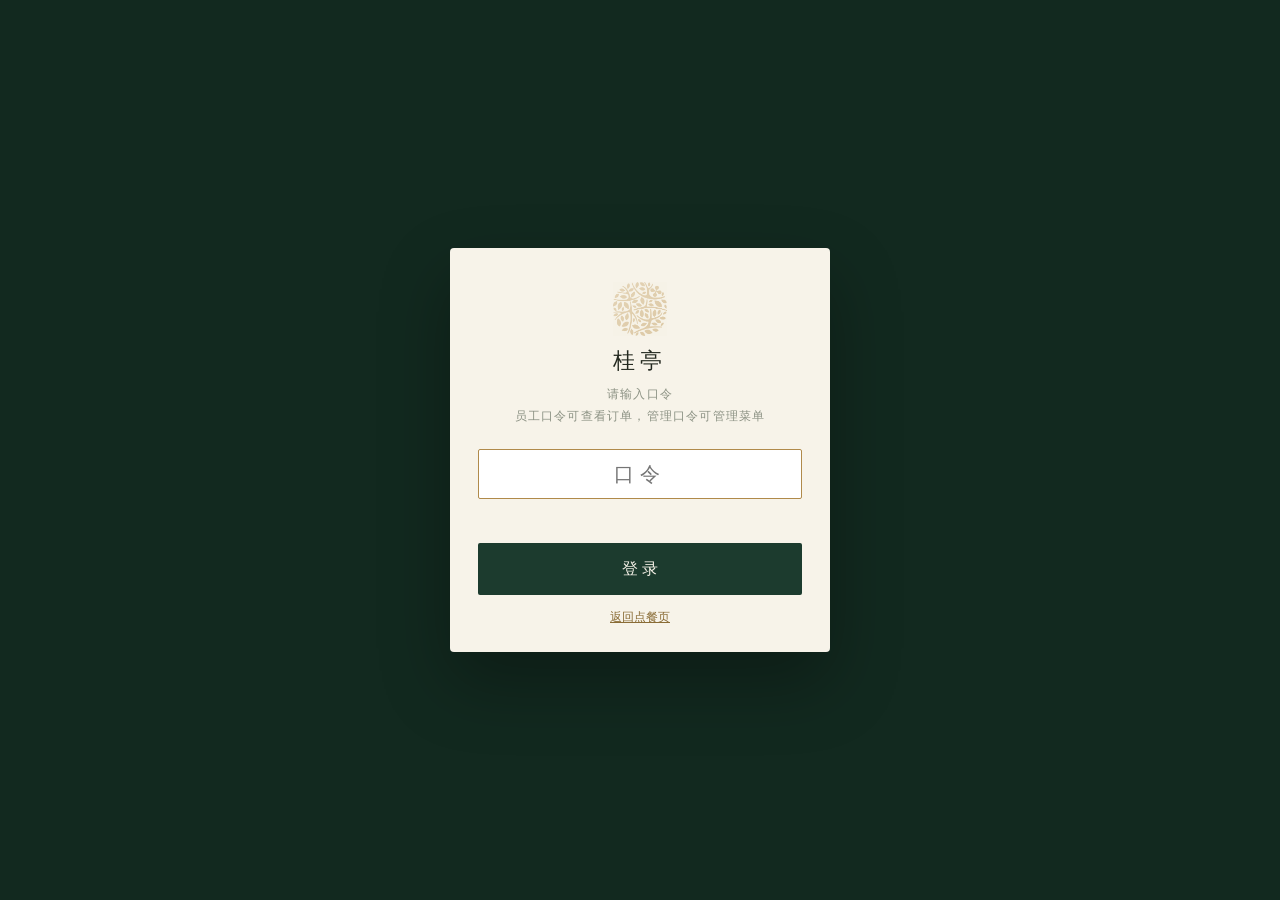
<file: login.html>
<!DOCTYPE html>
<html lang="zh-CN">
<head>
<meta charset="UTF-8">
<meta name="viewport" content="width=device-width,initial-scale=1,viewport-fit=cover">
<meta name="theme-color" content="#12291F">
<link rel="icon" href="images/emblem-gold.png">
<title>登录 · 桂亭</title>
<link rel="stylesheet" href="css/base.css">
<style>
body{min-height:100vh;min-height:100dvh;background:var(--green-3);display:grid;place-items:center;
  padding:calc(20px + var(--safe-t)) 20px calc(20px + var(--safe-b));}
.box{width:min(380px,100%);background:var(--paper);border-radius:4px;padding:34px 28px 26px;text-align:center;box-shadow:0 30px 70px rgba(0,0,0,.3);}
.box img{width:54px;height:54px;object-fit:contain;margin:0 auto 10px;}
.box h1{font-family:var(--serif);font-size:22px;font-weight:400;letter-spacing:.24em;margin:0;}
.box .sub{font-size:12px;letter-spacing:.1em;color:var(--ink-3);margin:8px 0 22px;line-height:1.8;}
.box .inp{height:50px;text-align:center;font-size:20px;letter-spacing:.3em;}
.box .btn-solid{width:100%;margin-top:14px;}
.err{min-height:20px;margin-top:10px;font-size:12.5px;color:var(--red);}
.links{margin-top:14px;font-size:12px;color:var(--ink-3);}
.links a{color:var(--gold-ink);}
</style>
</head>
<body>
<form class="box" id="form" autocomplete="off">
  <img src="images/emblem-gold.png" alt="">
  <h1>桂亭</h1>
  <div class="sub" id="sub">请输入口令<br>员工口令可查看订单，管理口令可管理菜单</div>
  <input class="inp" id="pin" type="password" inputmode="numeric" placeholder="口令" autofocus required>
  <div class="err" id="err"></div>
  <button class="btn-solid" id="btn" type="submit">登录</button>
  <div class="links"><a href="/">返回点餐页</a></div>
</form>
<script type="module">
import { $, api } from './js/common.js';

const qs = new URLSearchParams(location.search);
let next = qs.get('next') || '/orders.html';
if (!/^\/[\w\-.\/]*$/.test(next)) next = '/orders.html';
const needAdmin = qs.get('need') === 'admin';
if (needAdmin) $('#sub').innerHTML = '菜单后台需要<b>管理口令</b>';

$('#form').addEventListener('submit', async (e) => {
  e.preventDefault();
  const pin = $('#pin').value.trim();
  if (!pin) return;
  $('#btn').disabled = true;
  $('#err').textContent = '';
  try {
    const res = await api('/api/login', { method: 'POST', body: { pin } });
    if (needAdmin && res.role !== 'admin') {
      $('#err').textContent = '这是员工口令，菜单后台需要管理口令';
      $('#btn').disabled = false;
      return;
    }
    location.replace(next);
  } catch (err) {
    $('#err').textContent = err.message;
    $('#pin').select();
    $('#btn').disabled = false;
  }
});
</script>
</body>
</html>
</file>
<file: css/base.css>
/* 桂亭 · 公共样式：颜色、字体、按钮、弹窗、toast */
:root{
  --green:#1C3B2E;        /* 墨绿：品牌主色 */
  --green-2:#254A39;
  --green-3:#12291F;      /* 深绿：侧栏底 */
  --gold:#B08A4A;         /* 烫金 */
  --gold-2:#C9A972;
  --gold-ink:#8A6C36;     /* 金色文字 */
  --paper:#F7F3E9;        /* 米白：正文底 */
  --paper-2:#EFE7D6;
  --card:#FFFDF7;
  --ink:#23281F;
  --ink-2:#5A6157;
  --ink-3:#8C9284;
  --red:#9B3A2E;
  --line:rgba(35,40,31,.13);
  --serif:"Songti SC","Source Han Serif SC","Noto Serif SC","STSong","SimSun",serif;
  --sans:"PingFang SC","Hiragino Sans GB","Microsoft YaHei",system-ui,sans-serif;
  --tap:44px;
  --safe-t:env(safe-area-inset-top,0px);
  --safe-b:env(safe-area-inset-bottom,0px);
  --safe-l:env(safe-area-inset-left,0px);
  --safe-r:env(safe-area-inset-right,0px);
}
*{box-sizing:border-box;-webkit-tap-highlight-color:transparent;}
html,body{margin:0;}
body{font-family:var(--sans);color:var(--ink);background:var(--paper);-webkit-font-smoothing:antialiased;
  -webkit-text-size-adjust:100%;text-size-adjust:100%;}
button{font-family:inherit;color:inherit;background:none;border:none;padding:0;cursor:pointer;}
button[disabled]{cursor:default;}
input,select,textarea{font-family:inherit;color:var(--ink);}
img{display:block;}
[hidden]{display:none!important;}

/* 按钮 */
.btn-solid{
  height:52px;padding:0 20px;border-radius:2px;background:var(--green);color:#F7F3E9;
  font-family:var(--serif);font-size:15.5px;letter-spacing:.2em;text-indent:.2em;
  transition:background .2s,opacity .2s;
}
.btn-solid:active{background:var(--green-3);}
.btn-solid[disabled]{opacity:.35;}
.btn-ghost{
  height:46px;padding:0 16px;border:1px solid rgba(35,40,31,.22);border-radius:2px;
  font-size:13px;letter-spacing:.12em;color:var(--ink-2);background:transparent;
}
.btn-ghost:active{background:rgba(35,40,31,.05);}
.btn-ghost[disabled]{opacity:.4;}
.icon-btn{width:var(--tap);height:var(--tap);display:inline-flex;align-items:center;justify-content:center;color:var(--ink-2);flex:0 0 auto;}
.icon-btn svg{width:18px;height:18px;}

/* 输入框 */
.inp{width:100%;height:42px;padding:0 12px;border:1px solid rgba(35,40,31,.22);border-radius:2px;background:#fff;
  font-size:14px;outline:none;-webkit-appearance:none;appearance:none;}
.inp:focus{border-color:var(--gold);}
textarea.inp{height:76px;padding:10px 12px;line-height:1.7;resize:vertical;}
select.inp{background:#fff url("data:image/svg+xml,%3Csvg xmlns='http://www.w3.org/2000/svg' width='10' height='6'%3E%3Cpath d='M0 0l5 6 5-6z' fill='%238C9284'/%3E%3C/svg%3E") no-repeat right 12px center;padding-right:30px;}

/* 数量步进器 */
.stepper{display:inline-flex;align-items:center;gap:2px;border:1px solid var(--line);border-radius:2px;background:#fff;}
.stepper button{width:40px;height:40px;display:flex;align-items:center;justify-content:center;font-size:18px;color:var(--green);}
.stepper button:active{background:rgba(28,59,46,.08);}
.stepper .v{min-width:26px;text-align:center;font-size:14px;font-variant-numeric:tabular-nums;}

/* 遮罩和弹窗：层级由 js/overlay.js 动态设置 */
.veil{position:fixed;inset:0;background:rgba(18,41,31,.42);opacity:0;pointer-events:none;transition:opacity .28s;z-index:40;}
.veil.show{opacity:1;pointer-events:auto;}
.modal-wrap{position:fixed;inset:0;z-index:60;display:grid;place-items:center;
  padding:calc(20px + var(--safe-t)) calc(20px + var(--safe-r)) calc(20px + var(--safe-b)) calc(20px + var(--safe-l));
  opacity:0;pointer-events:none;transition:opacity .26s;}
.modal-wrap.open{opacity:1;pointer-events:auto;}
.modal{background:var(--paper);width:min(760px,100%);max-height:calc(100dvh - 40px);overflow:auto;
  border-radius:3px;box-shadow:0 26px 70px rgba(18,41,31,.32);
  transform:translateY(10px) scale(.99);transition:transform .28s;-webkit-overflow-scrolling:touch;}
.modal-wrap.open .modal{transform:none;}

/* 手机竖屏：弹窗从底部弹出 */
@media (max-width:699px){
  .modal-wrap{padding:calc(24px + var(--safe-t)) 0 0;place-items:end stretch;}
  .modal{width:100%;max-height:calc(100dvh - 24px - var(--safe-t));border-radius:12px 12px 0 0;
    transform:translateY(40px);padding-bottom:var(--safe-b);}
}

/* 空状态 */
.empty{padding:60px 0;text-align:center;}
.empty .mk{width:60px;height:60px;object-fit:contain;opacity:.22;margin:0 auto 14px;}
.empty p{font-size:12.5px;letter-spacing:.1em;color:var(--ink-3);margin:0;line-height:1.9;}

/* toast */
.toast{position:fixed;left:50%;bottom:calc(40px + var(--safe-b));transform:translate(-50%,12px);z-index:200;
  max-width:calc(100vw - 32px);min-height:46px;padding:10px 20px;border-radius:23px;display:flex;align-items:center;
  background:rgba(18,41,31,.94);color:var(--paper);font-size:13px;letter-spacing:.06em;line-height:1.5;text-align:center;
  opacity:0;pointer-events:none;transition:opacity .26s,transform .26s;}
.toast.show{opacity:1;transform:translate(-50%,0);}
.toast.err{background:rgba(120,40,30,.95);}
/* 手机上提示放在顶部，避免挡住底部按钮 */
@media (max-width:699px){
  .toast{top:calc(12px + var(--safe-t));bottom:auto;transform:translate(-50%,-12px);}
}

/* 状态标签 */
.st{display:inline-flex;align-items:center;height:22px;padding:0 8px;border-radius:11px;font-size:11px;letter-spacing:.06em;white-space:nowrap;}
.st-new{background:#B4442F;color:#fff;}
.st-confirmed{background:rgba(176,138,74,.18);color:var(--gold-ink);}
.st-done{background:rgba(28,59,46,.1);color:var(--green);}
.st-cancelled{background:rgba(35,40,31,.08);color:var(--ink-3);text-decoration:line-through;}
</file>
